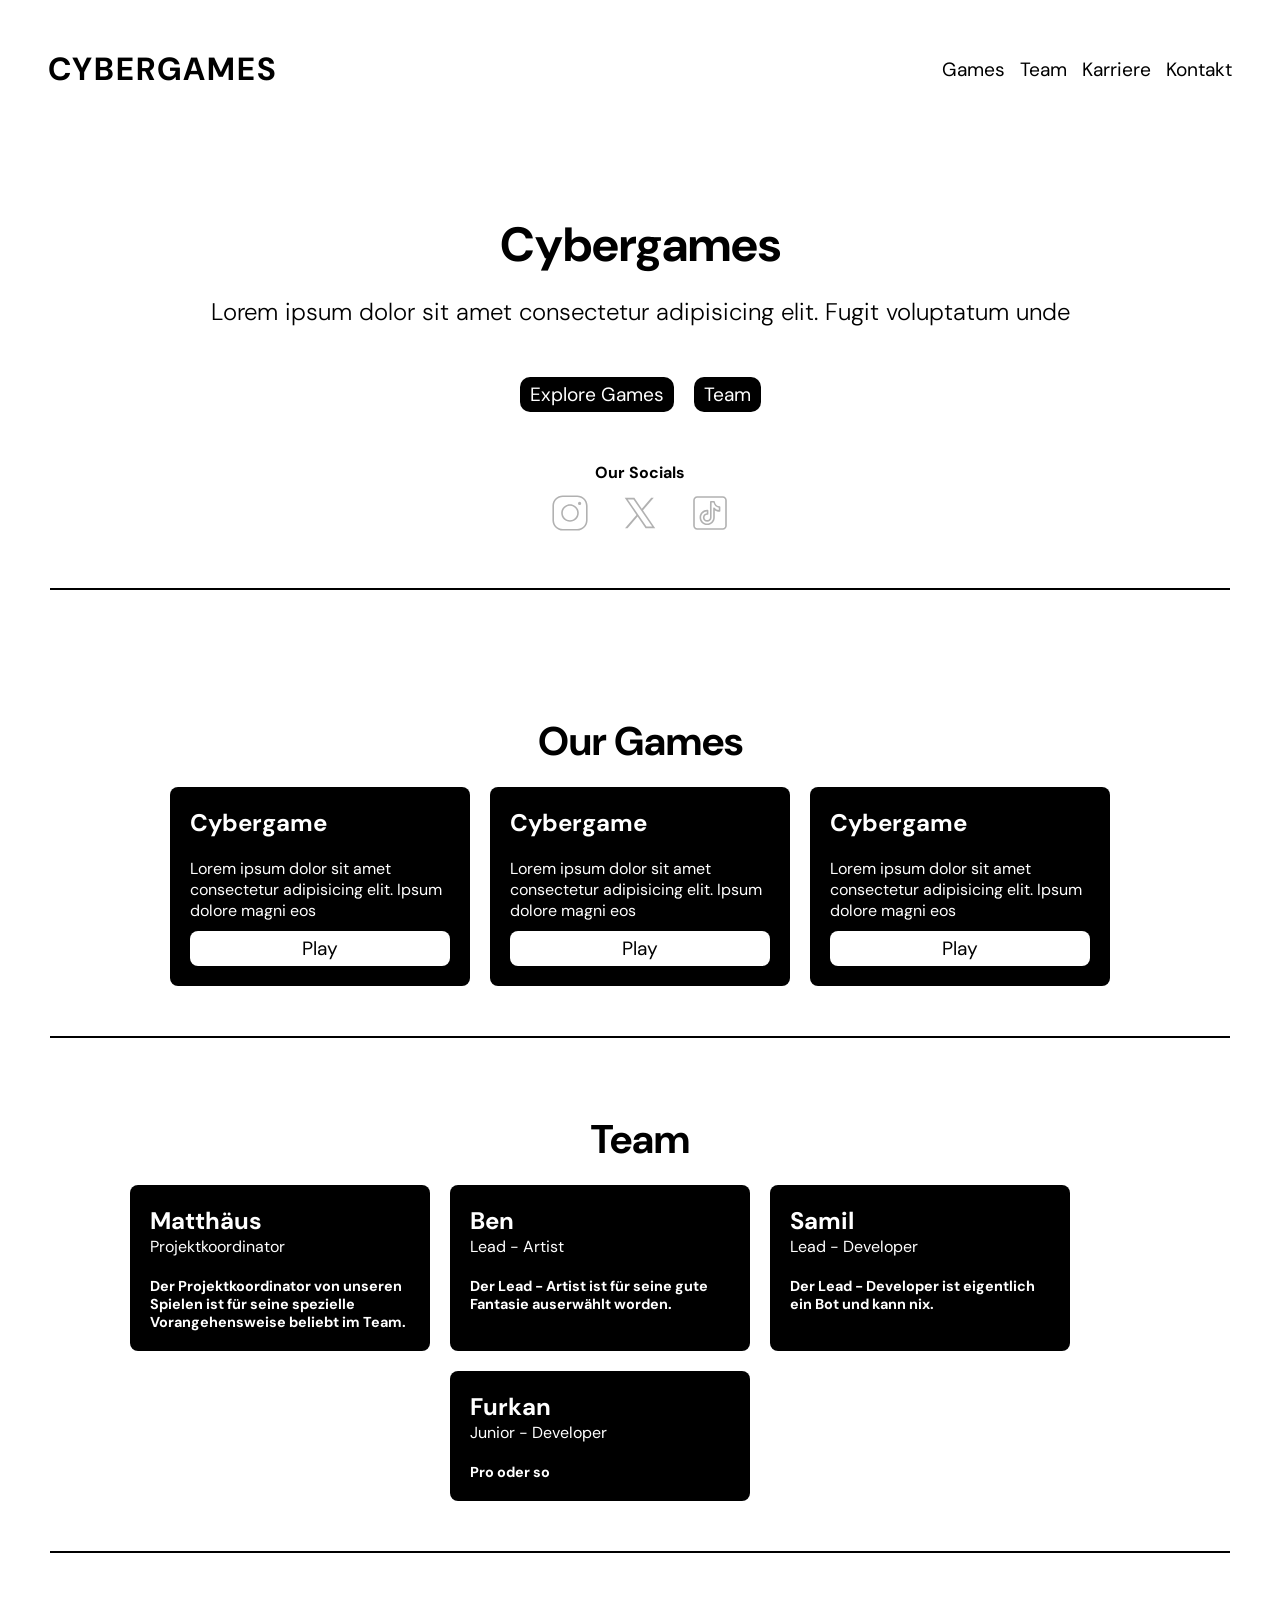
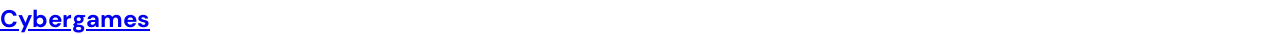
<file: index.html>
<!DOCTYPE html>
<html lang="en">
  <head>
    <meta charset="UTF-8" />
    <meta name="viewport" content="width=device-width, initial-scale=1.0" />
    <link rel="stylesheet" href="./assets/css/styles.css" />
    <link rel="preconnect" href="https://fonts.googleapis.com" />
    <link rel="preconnect" href="https://fonts.gstatic.com" crossorigin />
    <link
      href="https://fonts.googleapis.com/css2?family=DM+Sans:ital,opsz,wght@0,9..40,100..1000;1,9..40,100..1000&display=swap"
      rel="stylesheet"
    />
    <title>Cybergames - Home</title>
  </head>
  <body>
    <header>
      <div>
        <h1><a href="/">Cybergames</a></h1>
      </div>
      <div>
        <nav>
          <ul>
            <li><a href="#">Games</a></li>
            <li><a href="#">Team</a></li>
            <li><a href="#">Karriere</a></li>
            <li><a href="#">Kontakt</a></li>
          </ul>
        </nav>
      </div>
    </header>

    <main>
      <section id="start">
        <div id="start-text">
          <h2>Cybergames</h2>
          <h3>
            Lorem ipsum dolor sit amet consectetur adipisicing elit. Fugit
            voluptatum unde
          </h3>
        </div>

        <div id="explore">
          <a class="button" href="#games">Explore Games</a>
          <a class="button" href="#team">Team</a>
        </div>

        <div id="socials">
          <h4>Our Socials</h4>

          <ul>
            <li>
              <a href="#"
                ><svg
                  xmlns="http://www.w3.org/2000/svg"
                  x="0px"
                  y="0px"
                  width="40"
                  height="40"
                  viewBox="0 0 50 50"
                >
                  <path
                    d="M 16 3 C 8.8324839 3 3 8.8324839 3 16 L 3 34 C 3 41.167516 8.8324839 47 16 47 L 34 47 C 41.167516 47 47 41.167516 47 34 L 47 16 C 47 8.8324839 41.167516 3 34 3 L 16 3 z M 16 5 L 34 5 C 40.086484 5 45 9.9135161 45 16 L 45 34 C 45 40.086484 40.086484 45 34 45 L 16 45 C 9.9135161 45 5 40.086484 5 34 L 5 16 C 5 9.9135161 9.9135161 5 16 5 z M 37 11 A 2 2 0 0 0 35 13 A 2 2 0 0 0 37 15 A 2 2 0 0 0 39 13 A 2 2 0 0 0 37 11 z M 25 14 C 18.936712 14 14 18.936712 14 25 C 14 31.063288 18.936712 36 25 36 C 31.063288 36 36 31.063288 36 25 C 36 18.936712 31.063288 14 25 14 z M 25 16 C 29.982407 16 34 20.017593 34 25 C 34 29.982407 29.982407 34 25 34 C 20.017593 34 16 29.982407 16 25 C 16 20.017593 20.017593 16 25 16 z"
                  ></path></svg
              ></a>
            </li>
            <li>
              <a href="#"
                ><svg
                  xmlns="http://www.w3.org/2000/svg"
                  x="0px"
                  y="0px"
                  width="40"
                  height="40"
                  viewBox="0 0 50 50"
                >
                  <path
                    d="M 5.9199219 6 L 20.582031 27.375 L 6.2304688 44 L 9.4101562 44 L 21.986328 29.421875 L 31.986328 44 L 44 44 L 28.681641 21.669922 L 42.199219 6 L 39.029297 6 L 27.275391 19.617188 L 17.933594 6 L 5.9199219 6 z M 9.7167969 8 L 16.880859 8 L 40.203125 42 L 33.039062 42 L 9.7167969 8 z"
                  ></path></svg
              ></a>
            </li>
            <li>
              <a href="#"
                ><svg
                  xmlns="http://www.w3.org/2000/svg"
                  x="0px"
                  y="0px"
                  width="40"
                  height="40"
                  viewBox="0 0 50 50"
                >
                  <path
                    d="M 9 4 C 6.2495759 4 4 6.2495759 4 9 L 4 41 C 4 43.750424 6.2495759 46 9 46 L 41 46 C 43.750424 46 46 43.750424 46 41 L 46 9 C 46 6.2495759 43.750424 4 41 4 L 9 4 z M 9 6 L 41 6 C 42.671576 6 44 7.3284241 44 9 L 44 41 C 44 42.671576 42.671576 44 41 44 L 9 44 C 7.3284241 44 6 42.671576 6 41 L 6 9 C 6 7.3284241 7.3284241 6 9 6 z M 26.042969 10 A 1.0001 1.0001 0 0 0 25.042969 10.998047 C 25.042969 10.998047 25.031984 15.873262 25.021484 20.759766 C 25.016184 23.203017 25.009799 25.64879 25.005859 27.490234 C 25.001922 29.331679 25 30.496833 25 30.59375 C 25 32.409009 23.351421 33.892578 21.472656 33.892578 C 19.608867 33.892578 18.121094 32.402853 18.121094 30.539062 C 18.121094 28.675273 19.608867 27.1875 21.472656 27.1875 C 21.535796 27.1875 21.663054 27.208245 21.880859 27.234375 A 1.0001 1.0001 0 0 0 23 26.240234 L 23 22.039062 A 1.0001 1.0001 0 0 0 22.0625 21.041016 C 21.906673 21.031216 21.710581 21.011719 21.472656 21.011719 C 16.223131 21.011719 11.945313 25.289537 11.945312 30.539062 C 11.945312 35.788589 16.223131 40.066406 21.472656 40.066406 C 26.72204 40.066409 31 35.788588 31 30.539062 L 31 21.490234 C 32.454611 22.653646 34.267517 23.390625 36.269531 23.390625 C 36.542588 23.390625 36.802305 23.374442 37.050781 23.351562 A 1.0001 1.0001 0 0 0 37.958984 22.355469 L 37.958984 17.685547 A 1.0001 1.0001 0 0 0 37.03125 16.6875 C 33.886609 16.461891 31.379838 14.012216 31.052734 10.896484 A 1.0001 1.0001 0 0 0 30.058594 10 L 26.042969 10 z M 27.041016 12 L 29.322266 12 C 30.049047 15.2987 32.626734 17.814404 35.958984 18.445312 L 35.958984 21.310547 C 33.820114 21.201935 31.941489 20.134948 30.835938 18.453125 A 1.0001 1.0001 0 0 0 29 19.003906 L 29 30.539062 C 29 34.707538 25.641273 38.066406 21.472656 38.066406 C 17.304181 38.066406 13.945312 34.707538 13.945312 30.539062 C 13.945312 26.538539 17.066083 23.363182 21 23.107422 L 21 25.283203 C 18.286416 25.535721 16.121094 27.762246 16.121094 30.539062 C 16.121094 33.483274 18.528445 35.892578 21.472656 35.892578 C 24.401892 35.892578 27 33.586491 27 30.59375 C 27 30.64267 27.001859 29.335571 27.005859 27.494141 C 27.009759 25.65271 27.016224 23.20692 27.021484 20.763672 C 27.030884 16.376775 27.039186 12.849206 27.041016 12 z"
                  ></path></svg
              ></a>
            </li>
          </ul>
        </div>
      </section>
      <hr />
      <section class="content-section" id="games">
        <h4>Our Games</h4>

        <div>
          <article>
            <h5>Cybergame</h5>
            <p>
              Lorem ipsum dolor sit amet consectetur adipisicing elit. Ipsum
              dolore magni eos
            </p>
            <a href="/myapache/cybergame/game">Play</a>
          </article>
          <article>
            <h5>Cybergame</h5>
            <p>
              Lorem ipsum dolor sit amet consectetur adipisicing elit. Ipsum
              dolore magni eos
            </p>
            <a href="/game">Play</a>
          </article>
          <article>
            <h5>Cybergame</h5>
            <p>
              Lorem ipsum dolor sit amet consectetur adipisicing elit. Ipsum
              dolore magni eos
            </p>
            <a href="/game">Play</a>
          </article>
        </div>
      </section>
      <hr />
      <section class="content-section" id="team">
        <h4>Team</h4>

        <div>
          <article>
            <h5>Matthäus</h5>
            <h6>Projektkoordinator</h6>
            <p>
              Der Projektkoordinator von unseren Spielen ist für seine spezielle
              Vorangehensweise beliebt im Team.
            </p>
          </article>
          <article>
            <h5>Ben</h5>
            <h6>Lead - Artist</h6>
            <p>
              Der Lead - Artist ist für seine gute Fantasie auserwählt worden.
            </p>
          </article>
          <article>
            <h5>Samil</h5>
            <h6>Lead - Developer</h6>
            <p>Der Lead - Developer ist eigentlich ein Bot und kann nix.</p>
          </article>
          <article>
            <h5>Furkan</h5>
            <h6>Junior - Developer</h6>
            <p>Pro oder so</p>
          </article>
        </div>
      </section>
      <hr />
    </main>
    <footer>
      <h2><a href="/">Cybergames</a></h2>
    </footer>
  </body>
</html>
</file>
<file: assets/css/styles.css>
* {
  padding: 0;
  margin: 0;
  box-sizing: border-box;
  font-family: "DM Sans", sans-serif;
}

header {
  position: sticky;
  top: 0;
  display: flex;
  flex-direction: row;
  justify-content: space-between;
  padding: 3rem;
  align-items: center;
  background-color: white;
  z-index: 1;
}

header h1 a {
  color: black;
  text-decoration: none;
  text-transform: uppercase;
  letter-spacing: 2px;
  font-size: 2rem;
}

header nav ul {
  display: flex;
  list-style: none;
  flex-direction: row;
  gap: 15px;
}

header nav ul li a {
  color: black;
  text-decoration: none;
  font-size: 1.2rem;
  transition: color 0.2s;
}

header nav ul li a:hover {
  color: #555;
}

main {
  display: flex;
  flex-direction: column;
}

#start {
  display: flex;
  flex-direction: column;
  align-items: center;
  justify-content: center;
}

#start-text {
  text-align: center;
  margin-top: 75px;
  display: flex;
  flex-direction: column;
  gap: 20px;
}

#start-text h2 {
  font-size: 3rem;
}

#start-text h3 {
  font-size: 1.5rem;
  font-weight: 300;
  max-width: 70vw;
}

#explore {
  margin-top: 50px;
  display: flex;
  flex-direction: row;
  gap: 20px;
}

.button {
  text-decoration: none;
  color: white;
  background-color: black;
  padding: 5px 10px;
  border-radius: 10px;
  cursor: pointer;
  font-size: 1.2rem;
}

#socials {
  margin-top: 50px;
  display: flex;
  flex-direction: column;
  gap: 10px;
  position: relative;
  z-index: 0;
}

#socials h4 {
  text-align: center;
}

#socials ul {
  list-style: none;
  display: flex;
  flex-direction: row;
  gap: 30px;
}

#socials ul li a {
  opacity: 0.3;
  transition: opacity 0.2s;
}

#socials ul li a:hover {
  opacity: 1;
}

hr {
  border: black 1px solid;
  margin: 50px;
}

.content-section {
  display: flex;
  flex-direction: column;
  gap: 20px;
  margin-top: 75px;
}

.content-section h4 {
  font-size: 2.5rem;
  text-align: center;
}

#games > div {
  display: flex;
  flex-direction: row;
  flex-wrap: wrap;
  gap: 20px;
  justify-content: center;
}

#games article {
  max-width: 300px;
  background-color: black;
  color: white;
  border-radius: 0.5rem;
  padding: 20px;
  display: flex;
  flex-direction: column;
  gap: 10px;
}

#games article h5 {
  font-size: 1.5rem;
  padding: 0 0 10px 0;
}

#games article a {
  display: inline-block;
  background-color: white;
  color: black;
  text-decoration: none;
  padding: 5px 10px;
  text-align: center;
  min-width: 100px;
  font-size: 1.2rem;
  border-radius: 0.5rem;
  cursor: pointer;
}

#team {
  display: flex;
  flex-direction: column;
  gap: 20px;
  margin-top: 25px;
}

#team > div {
  display: flex;
  flex-direction: row;
  gap: 20px;
  flex-wrap: wrap;
  justify-content: center;
  max-width: 1200px;
}

#team article {
  max-width: 300px;
  background-color: black;
  color: white;
  border-radius: 0.5rem;
  padding: 20px;
  display: flex;
  flex-direction: column;
  position: relative;
  width: 300px;
}

#team article h5 {
  font-size: 1.5rem;
  padding: 0;
}

#team article h6 {
  font-size: 1rem;
  font-weight: 400;
  padding: 0;
}

#team article p {
  margin-top: 20px;
  font-size: 0.9rem;
  font-weight: 700;
}
</file>
